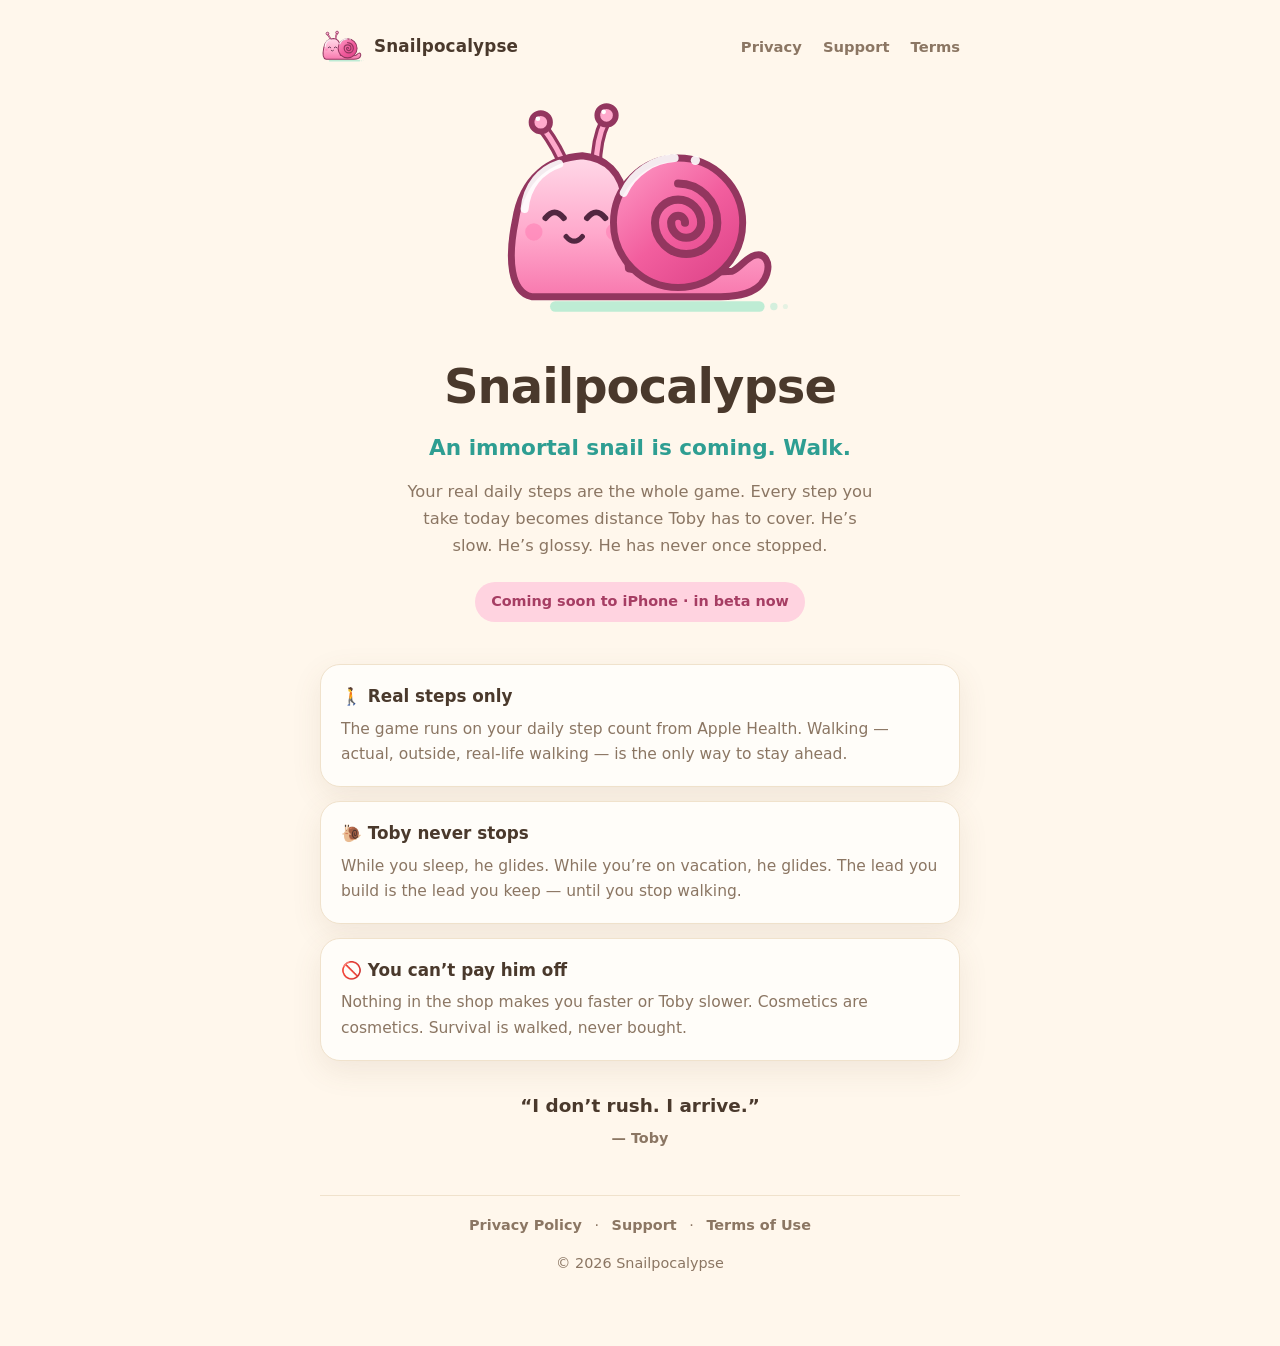
<file: index.html>
<!DOCTYPE html>
<html lang="en">
<head>
<meta charset="utf-8">
<meta name="viewport" content="width=device-width, initial-scale=1">
<title>Snailpocalypse — an immortal snail is coming. Walk.</title>
<meta name="description" content="Snailpocalypse is an iPhone game where an immortal snail slowly chases you through real life. Your daily steps keep you ahead. He never stops.">
<meta property="og:title" content="Snailpocalypse">
<meta property="og:description" content="An immortal snail is coming. Walk. Your real daily steps are the whole game.">
<link rel="icon" href="toby.svg" type="image/svg+xml">
<link rel="stylesheet" href="styles.css">
</head>
<body>
<div class="wrap">

  <header class="site">
    <a class="brand" href="./">
      <img src="toby.svg" alt="">
      Snailpocalypse
    </a>
    <nav>
      <a href="privacy/">Privacy</a>
      <a href="support/">Support</a>
      <a href="terms/">Terms</a>
    </nav>
  </header>

  <section class="hero">
    <img class="hero-toby" src="toby.svg" alt="Toby, a glossy rose-pink snail with a bold spiral shell and closed contented eyes, gliding along a mint slime trail">

    <h1>Snailpocalypse</h1>
    <p class="tagline">An immortal snail is coming. Walk.</p>
    <p class="lede">Your real daily steps are the whole game. Every step you take today becomes distance Toby has to cover. He&rsquo;s slow. He&rsquo;s glossy. He has never once stopped.</p>
    <span class="badge">Coming soon to iPhone &middot; in beta now</span>
  </section>

  <section class="cards">
    <div class="card">
      <h3>🚶 Real steps only</h3>
      <p>The game runs on your daily step count from Apple Health. Walking — actual, outside, real-life walking — is the only way to stay ahead.</p>
    </div>
    <div class="card">
      <h3>🐌 Toby never stops</h3>
      <p>While you sleep, he glides. While you&rsquo;re on vacation, he glides. The lead you build is the lead you keep — until you stop walking.</p>
    </div>
    <div class="card">
      <h3>🚫 You can&rsquo;t pay him off</h3>
      <p>Nothing in the shop makes you faster or Toby slower. Cosmetics are cosmetics. Survival is walked, never bought.</p>
    </div>
  </section>

  <p class="quote">&ldquo;I don&rsquo;t rush. I arrive.&rdquo;<span class="who">— Toby</span></p>

  <footer>
    <nav>
      <a href="privacy/">Privacy Policy</a> ·
      <a href="support/">Support</a> ·
      <a href="terms/">Terms of Use</a>
    </nav>
    <p>© 2026 Snailpocalypse</p>
  </footer>

</div>
</body>
</html>
</file>
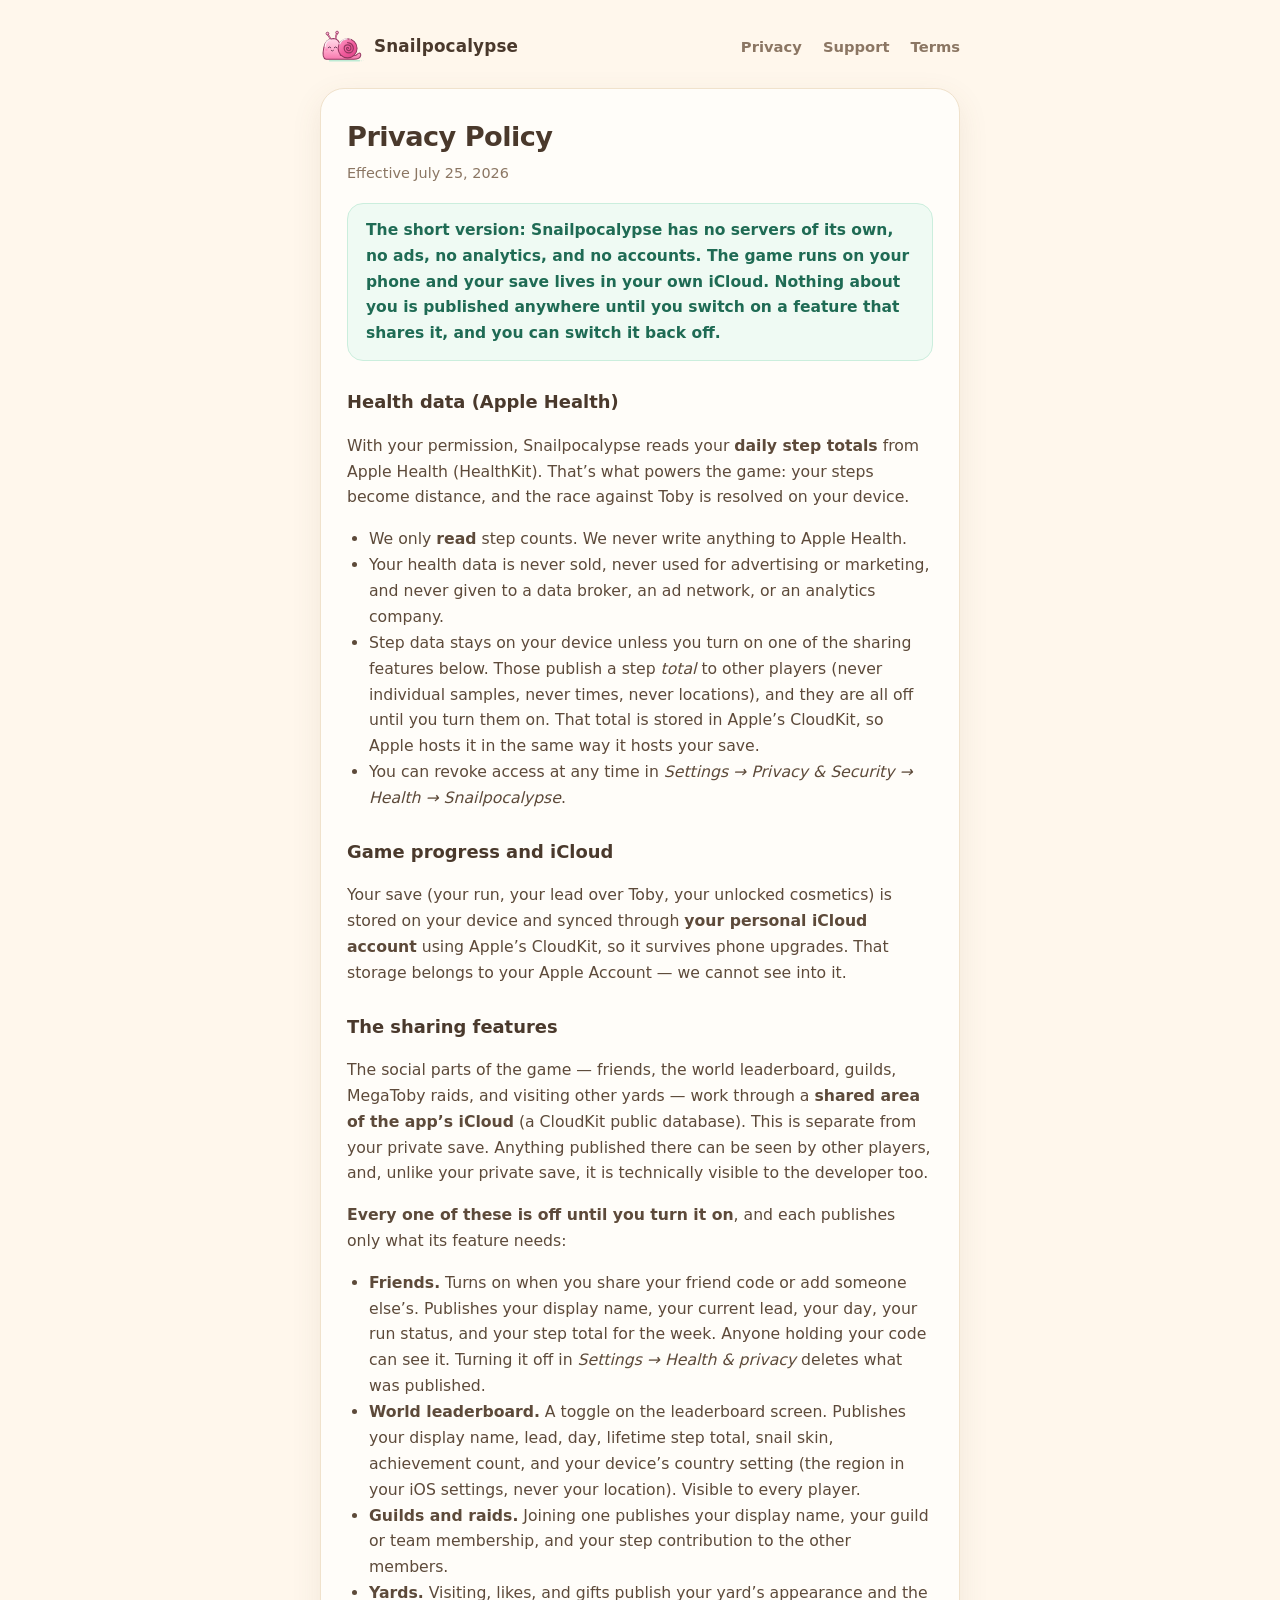
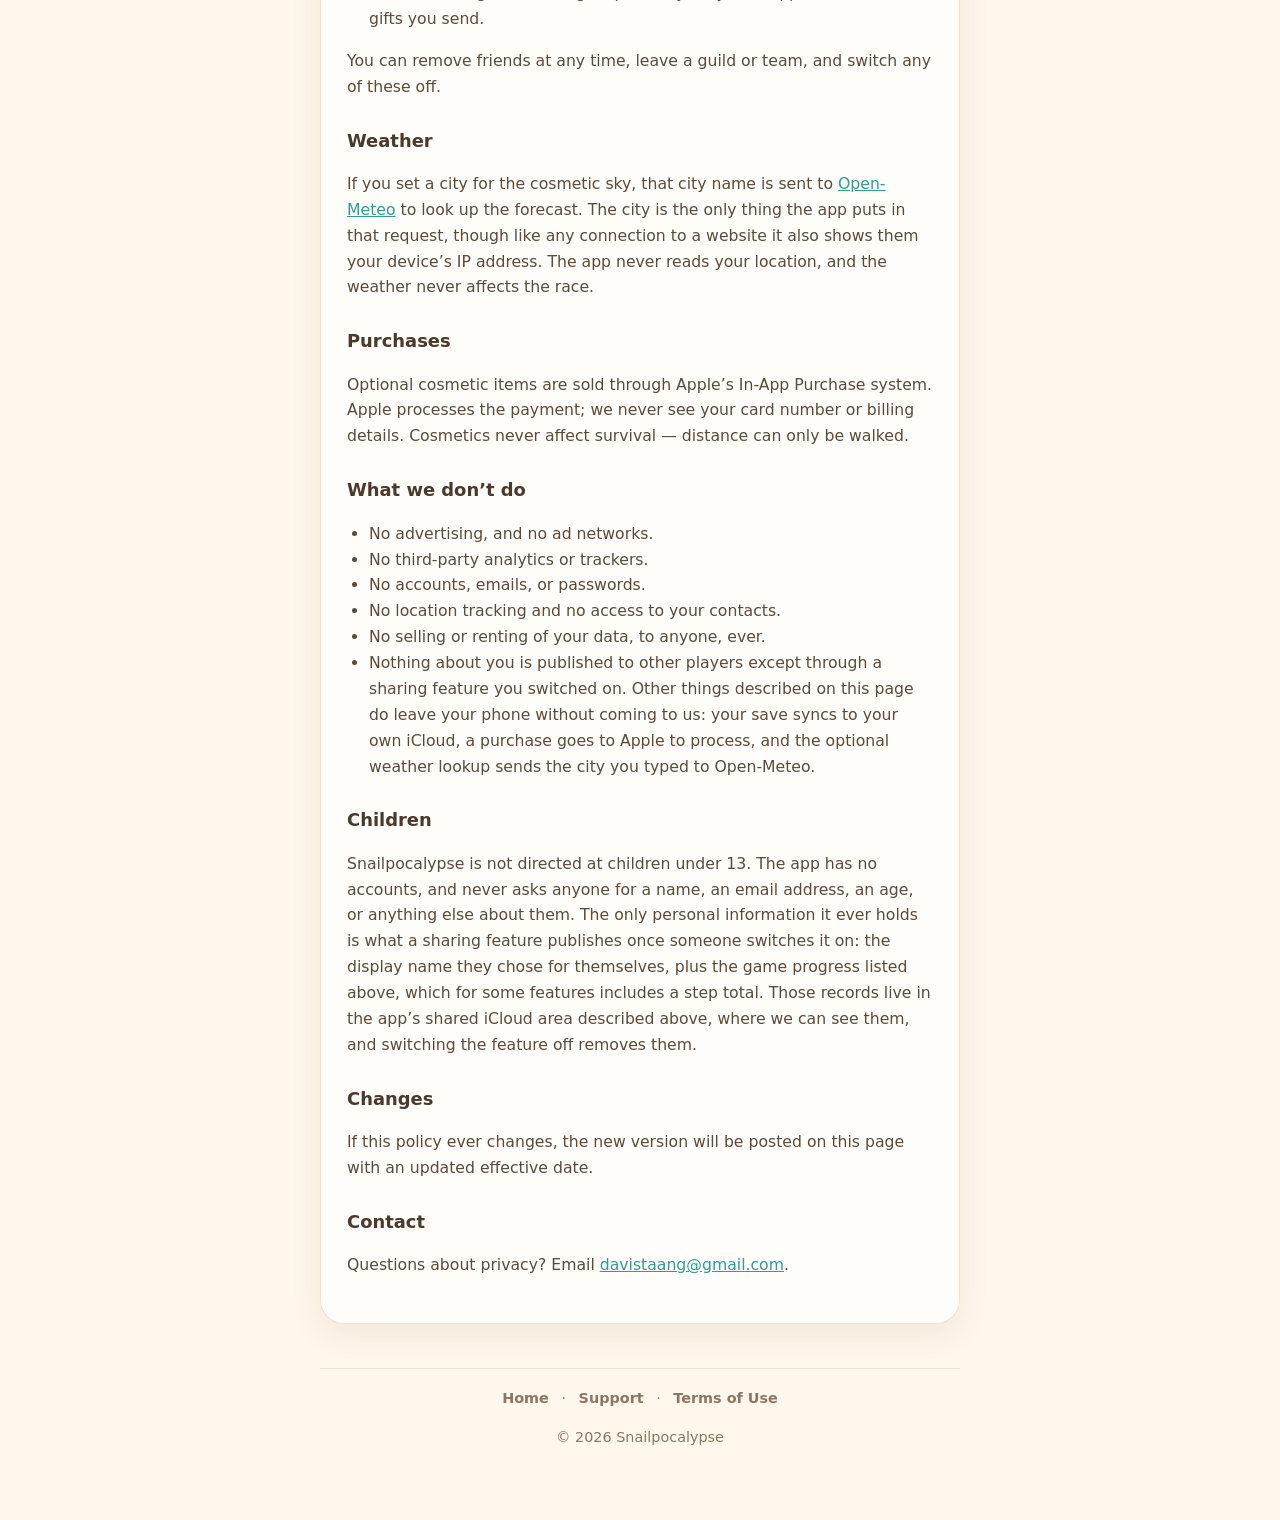
<file: privacy/index.html>
<!DOCTYPE html>
<html lang="en">
<head>
<meta charset="utf-8">
<meta name="viewport" content="width=device-width, initial-scale=1">
<title>Privacy Policy · Snailpocalypse</title>
<meta name="description" content="Snailpocalypse privacy policy: no servers, no ads, no analytics, no accounts. Your health data stays on your device and in your own iCloud.">
<link rel="icon" href="../toby.svg" type="image/svg+xml">
<link rel="stylesheet" href="../styles.css">
</head>
<body>
<div class="wrap">

  <header class="site">
    <a class="brand" href="../">
      <img src="../toby.svg" alt="">
      Snailpocalypse
    </a>
    <nav>
      <a href="./">Privacy</a>
      <a href="../support/">Support</a>
      <a href="../terms/">Terms</a>
    </nav>
  </header>

  <article>
    <h1>Privacy Policy</h1>
    <p class="updated">Effective July 25, 2026</p>

    <p class="tldr">The short version: Snailpocalypse has no servers of its own, no ads, no analytics, and no accounts. The game runs on your phone and your save lives in your own iCloud. Nothing about you is published anywhere until you switch on a feature that shares it, and you can switch it back off.</p>

    <h2>Health data (Apple Health)</h2>
    <p>With your permission, Snailpocalypse reads your <strong>daily step totals</strong> from Apple Health (HealthKit). That&rsquo;s what powers the game: your steps become distance, and the race against Toby is resolved on your device.</p>
    <ul>
      <li>We only <strong>read</strong> step counts. We never write anything to Apple Health.</li>
      <li>Your health data is never sold, never used for advertising or marketing, and never given to a data broker, an ad network, or an analytics company.</li>
      <li>Step data stays on your device unless you turn on one of the sharing features below. Those publish a step <em>total</em> to other players (never individual samples, never times, never locations), and they are all off until you turn them on. That total is stored in Apple&rsquo;s CloudKit, so Apple hosts it in the same way it hosts your save.</li>
      <li>You can revoke access at any time in <em>Settings → Privacy &amp; Security → Health → Snailpocalypse</em>.</li>
    </ul>

    <h2>Game progress and iCloud</h2>
    <p>Your save (your run, your lead over Toby, your unlocked cosmetics) is stored on your device and synced through <strong>your personal iCloud account</strong> using Apple&rsquo;s CloudKit, so it survives phone upgrades. That storage belongs to your Apple Account — we cannot see into it.</p>

    <h2>The sharing features</h2>
    <p>The social parts of the game — friends, the world leaderboard, guilds, MegaToby raids, and visiting other yards — work through a <strong>shared area of the app&rsquo;s iCloud</strong> (a CloudKit public database). This is separate from your private save. Anything published there can be seen by other players, and, unlike your private save, it is technically visible to the developer too.</p>
    <p><strong>Every one of these is off until you turn it on</strong>, and each publishes only what its feature needs:</p>
    <ul>
      <li><strong>Friends.</strong> Turns on when you share your friend code or add someone else&rsquo;s. Publishes your display name, your current lead, your day, your run status, and your step total for the week. Anyone holding your code can see it. Turning it off in <em>Settings → Health &amp; privacy</em> deletes what was published.</li>
      <li><strong>World leaderboard.</strong> A toggle on the leaderboard screen. Publishes your display name, lead, day, lifetime step total, snail skin, achievement count, and your device&rsquo;s country setting (the region in your iOS settings, never your location). Visible to every player.</li>
      <li><strong>Guilds and raids.</strong> Joining one publishes your display name, your guild or team membership, and your step contribution to the other members.</li>
      <li><strong>Yards.</strong> Visiting, likes, and gifts publish your yard&rsquo;s appearance and the gifts you send.</li>
    </ul>
    <p>You can remove friends at any time, leave a guild or team, and switch any of these off.</p>

    <h2>Weather</h2>
    <p>If you set a city for the cosmetic sky, that city name is sent to <a href="https://open-meteo.com/">Open-Meteo</a> to look up the forecast. The city is the only thing the app puts in that request, though like any connection to a website it also shows them your device&rsquo;s IP address. The app never reads your location, and the weather never affects the race.</p>

    <h2>Purchases</h2>
    <p>Optional cosmetic items are sold through Apple&rsquo;s In-App Purchase system. Apple processes the payment; we never see your card number or billing details. Cosmetics never affect survival — distance can only be walked.</p>

    <h2>What we don&rsquo;t do</h2>
    <ul>
      <li>No advertising, and no ad networks.</li>
      <li>No third-party analytics or trackers.</li>
      <li>No accounts, emails, or passwords.</li>
      <li>No location tracking and no access to your contacts.</li>
      <li>No selling or renting of your data, to anyone, ever.</li>
      <li>Nothing about you is published to other players except through a sharing feature you switched on. Other things described on this page do leave your phone without coming to us: your save syncs to your own iCloud, a purchase goes to Apple to process, and the optional weather lookup sends the city you typed to Open-Meteo.</li>
    </ul>

    <h2>Children</h2>
    <p>Snailpocalypse is not directed at children under 13. The app has no accounts, and never asks anyone for a name, an email address, an age, or anything else about them. The only personal information it ever holds is what a sharing feature publishes once someone switches it on: the display name they chose for themselves, plus the game progress listed above, which for some features includes a step total. Those records live in the app&rsquo;s shared iCloud area described above, where we can see them, and switching the feature off removes them.</p>

    <h2>Changes</h2>
    <p>If this policy ever changes, the new version will be posted on this page with an updated effective date.</p>

    <h2>Contact</h2>
    <p>Questions about privacy? Email <a href="mailto:davistaang@gmail.com?subject=Snailpocalypse%20privacy">davistaang@gmail.com</a>.</p>
  </article>

  <footer>
    <nav>
      <a href="../">Home</a> ·
      <a href="../support/">Support</a> ·
      <a href="../terms/">Terms of Use</a>
    </nav>
    <p>© 2026 Snailpocalypse</p>
  </footer>

</div>
</body>
</html>
</file>
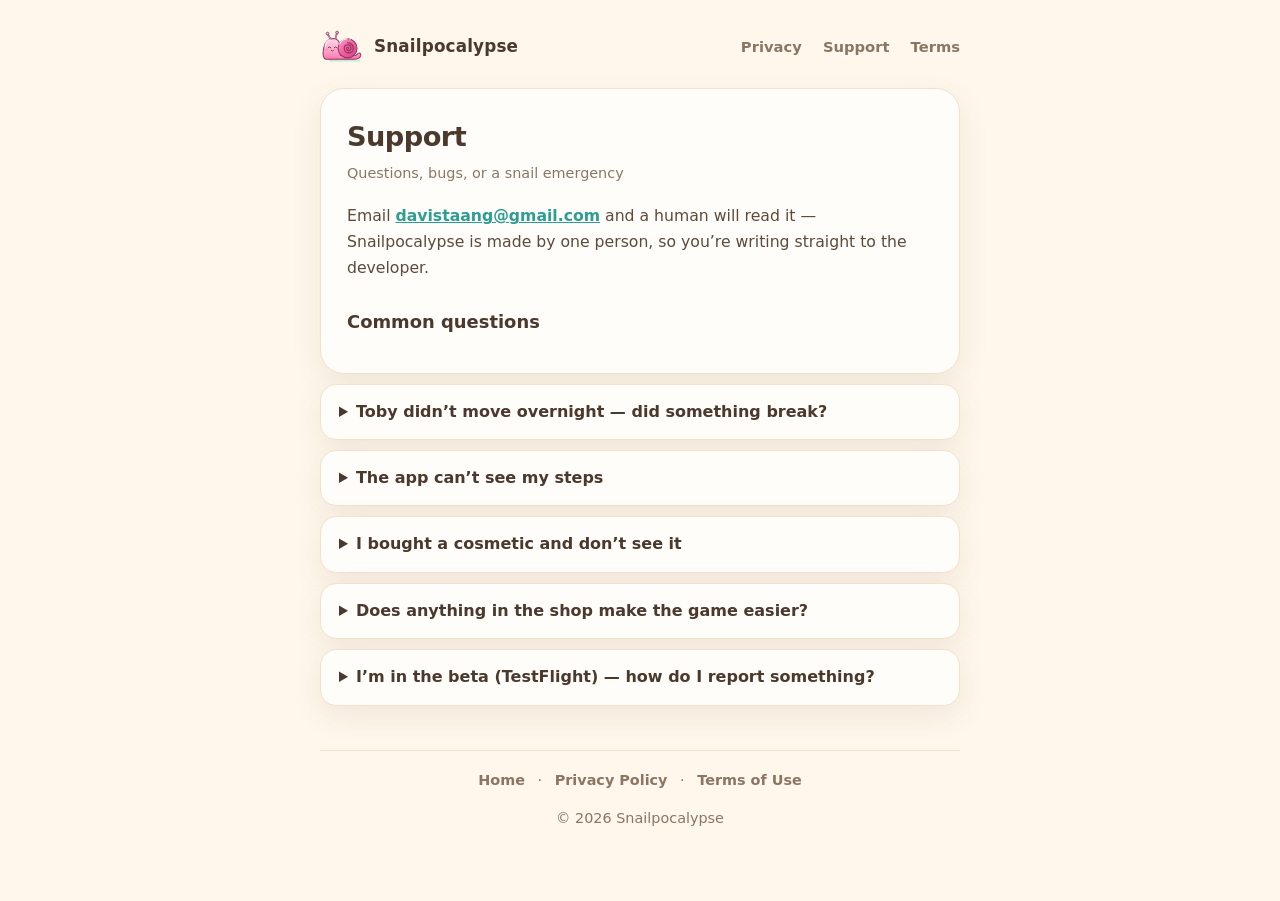
<file: support/index.html>
<!DOCTYPE html>
<html lang="en">
<head>
<meta charset="utf-8">
<meta name="viewport" content="width=device-width, initial-scale=1">
<title>Support · Snailpocalypse</title>
<meta name="description" content="Get help with Snailpocalypse — the iPhone game where an immortal snail chases your real daily steps.">
<link rel="icon" href="../toby.svg" type="image/svg+xml">
<link rel="stylesheet" href="../styles.css">
</head>
<body>
<div class="wrap">

  <header class="site">
    <a class="brand" href="../">
      <img src="../toby.svg" alt="">
      Snailpocalypse
    </a>
    <nav>
      <a href="../privacy/">Privacy</a>
      <a href="./">Support</a>
      <a href="../terms/">Terms</a>
    </nav>
  </header>

  <article>
    <h1>Support</h1>
    <p class="updated">Questions, bugs, or a snail emergency</p>

    <p>Email <a href="mailto:davistaang@gmail.com?subject=Snailpocalypse%20support"><strong>davistaang@gmail.com</strong></a> and a human will read it — Snailpocalypse is made by one person, so you&rsquo;re writing straight to the developer.</p>

    <h2>Common questions</h2>
  </article>

  <details>
    <summary>Toby didn&rsquo;t move overnight — did something break?</summary>
    <p>Days resolve automatically when you open the app: one resolution for each calendar day that has passed, using your step totals from Apple Health. Just open the app and the missing days will play out in order. No button needed — there isn&rsquo;t one.</p>
  </details>

  <details>
    <summary>The app can&rsquo;t see my steps</summary>
    <p>Snailpocalypse needs permission to read steps from Apple Health. Go to <em>Settings → Privacy &amp; Security → Health → Snailpocalypse</em> and make sure Steps is turned on. Also make sure your iPhone (or Apple Watch) is actually counting steps in the Health app itself.</p>
  </details>

  <details>
    <summary>I bought a cosmetic and don&rsquo;t see it</summary>
    <p>Purchases are tied to your Apple Account and restore automatically. Make sure you&rsquo;re signed in with the same Apple Account that made the purchase, then reopen the Wardrobe. Still missing? Email us with roughly when you bought it and we&rsquo;ll sort it out.</p>
  </details>

  <details>
    <summary>Does anything in the shop make the game easier?</summary>
    <p>No — and it never will. Everything for sale is cosmetic (colors, hats, trails, yard decorations). Distance can only be walked. That&rsquo;s a design rule, not a pricing decision.</p>
  </details>

  <details>
    <summary>I&rsquo;m in the beta (TestFlight) — how do I report something?</summary>
    <p>Take a screenshot in the app, tap the share button, and choose the TestFlight feedback option — or just email us. Both land in front of the developer.</p>
  </details>

  <footer>
    <nav>
      <a href="../">Home</a> ·
      <a href="../privacy/">Privacy Policy</a> ·
      <a href="../terms/">Terms of Use</a>
    </nav>
    <p>© 2026 Snailpocalypse</p>
  </footer>

</div>
</body>
</html>
</file>
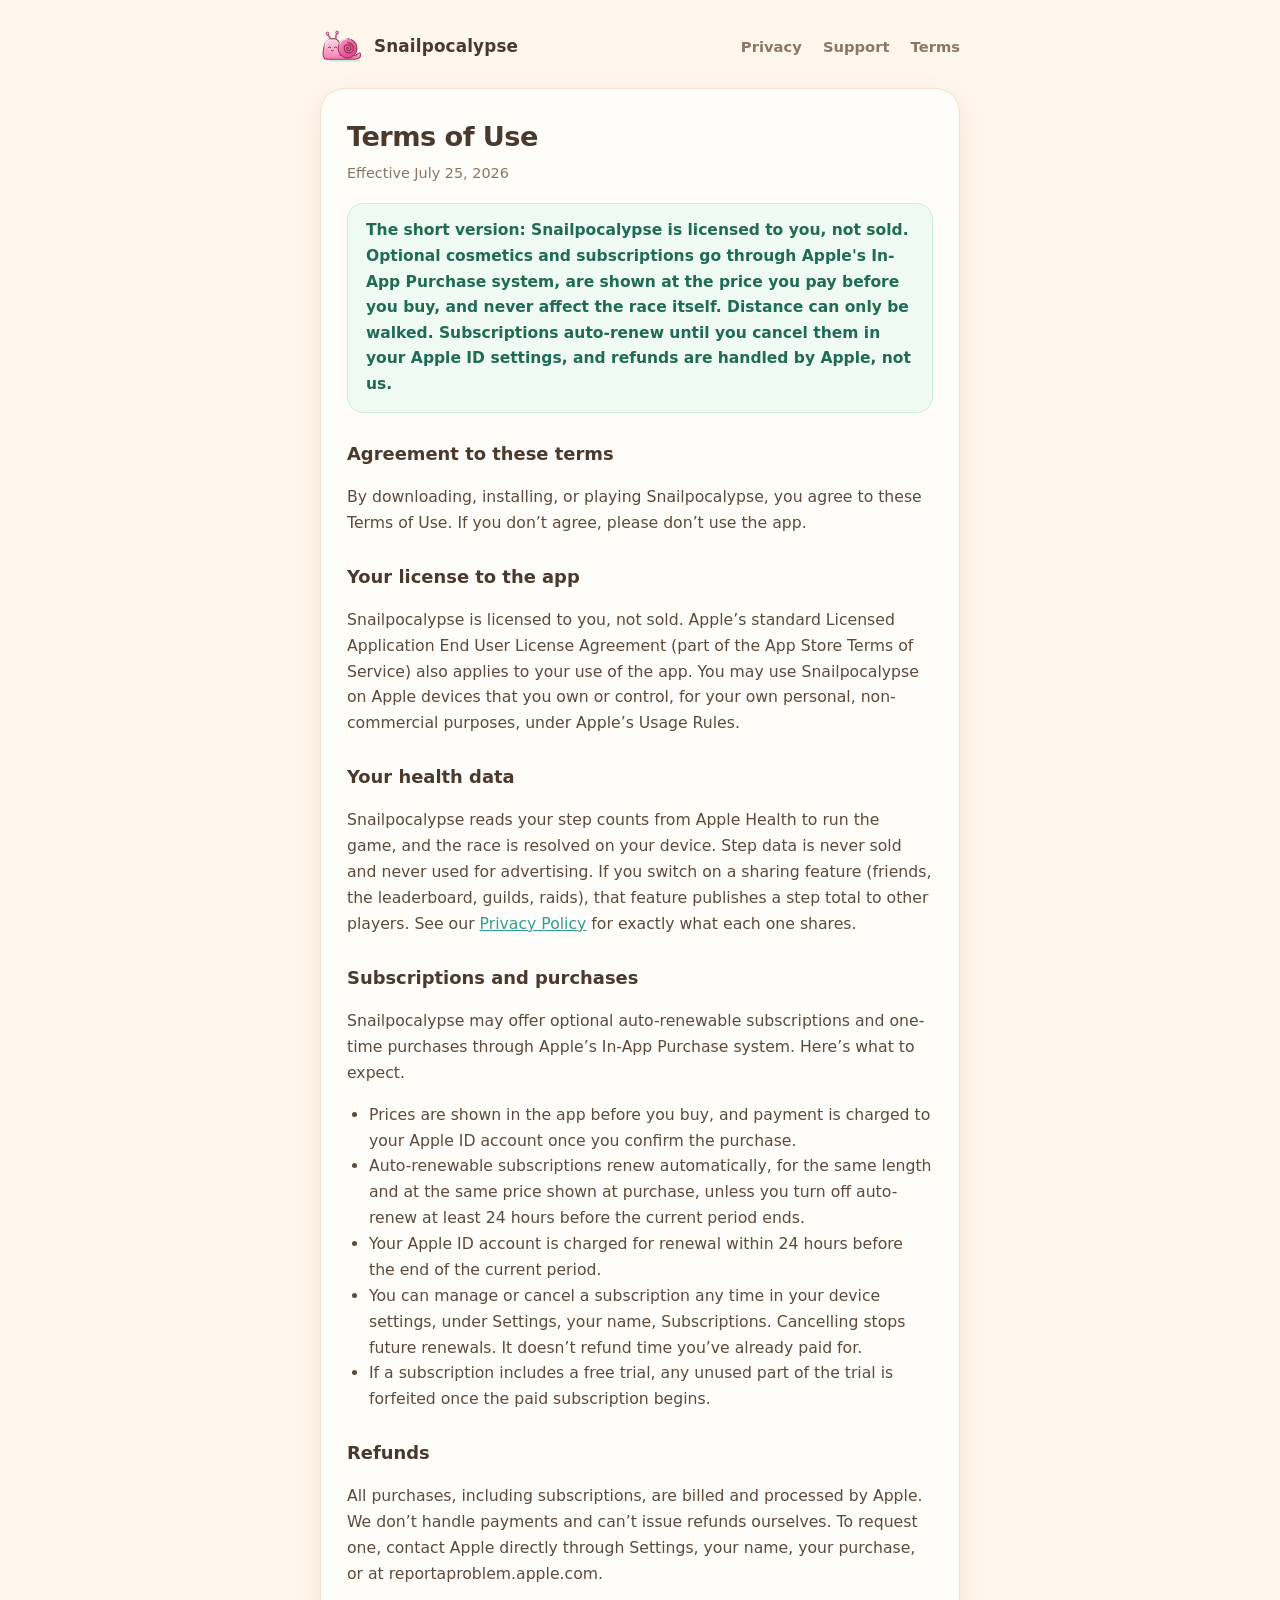
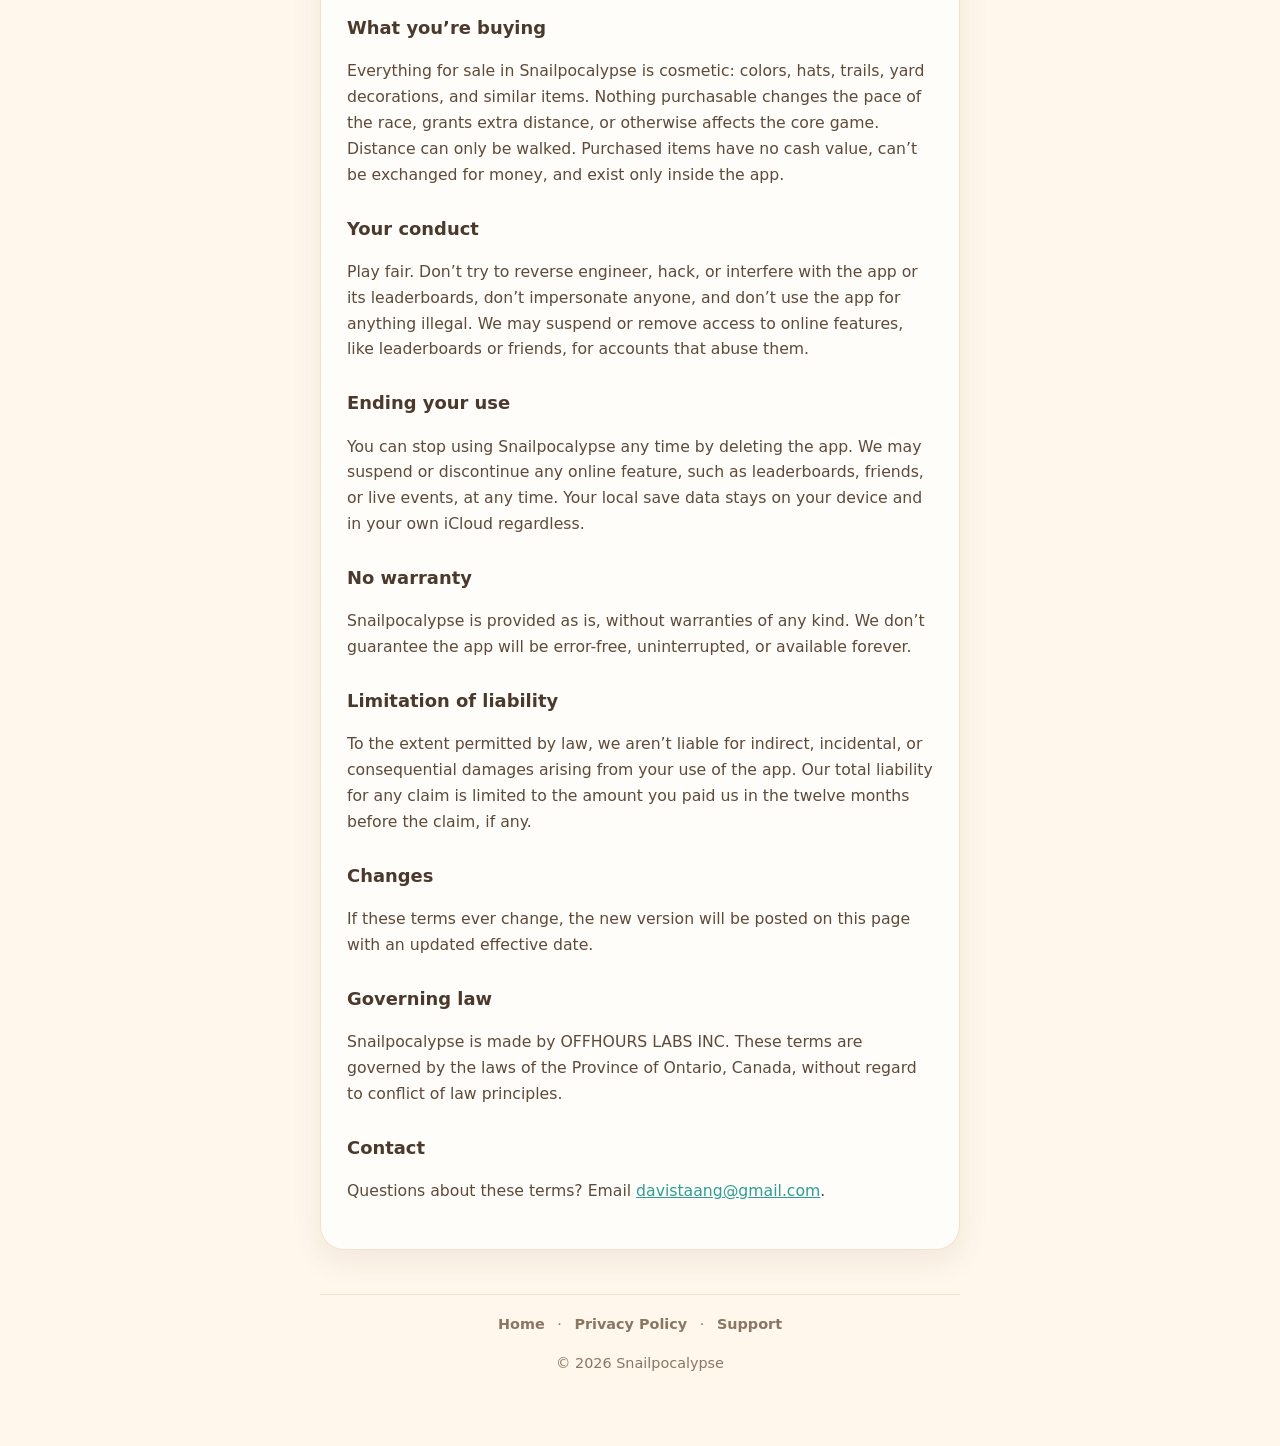
<file: terms/index.html>
<!DOCTYPE html>
<html lang="en">
<head>
<meta charset="utf-8">
<meta name="viewport" content="width=device-width, initial-scale=1">
<title>Terms of Use · Snailpocalypse</title>
<meta name="description" content="Snailpocalypse Terms of Use: your license to the app, how in-app subscriptions and purchases work, and where refunds and disputes are handled.">
<link rel="icon" href="../toby.svg" type="image/svg+xml">
<link rel="stylesheet" href="../styles.css">
</head>
<body>
<div class="wrap">

  <header class="site">
    <a class="brand" href="../">
      <img src="../toby.svg" alt="">
      Snailpocalypse
    </a>
    <nav>
      <a href="../privacy/">Privacy</a>
      <a href="../support/">Support</a>
      <a href="./">Terms</a>
    </nav>
  </header>

  <article>
    <h1>Terms of Use</h1>
    <p class="updated">Effective July 25, 2026</p>

    <p class="tldr">The short version: Snailpocalypse is licensed to you, not sold. Optional cosmetics and subscriptions go through Apple's In-App Purchase system, are shown at the price you pay before you buy, and never affect the race itself. Distance can only be walked. Subscriptions auto-renew until you cancel them in your Apple ID settings, and refunds are handled by Apple, not us.</p>

    <h2>Agreement to these terms</h2>
    <p>By downloading, installing, or playing Snailpocalypse, you agree to these Terms of Use. If you don&rsquo;t agree, please don&rsquo;t use the app.</p>

    <h2>Your license to the app</h2>
    <p>Snailpocalypse is licensed to you, not sold. Apple&rsquo;s standard Licensed Application End User License Agreement (part of the App Store Terms of Service) also applies to your use of the app. You may use Snailpocalypse on Apple devices that you own or control, for your own personal, non-commercial purposes, under Apple&rsquo;s Usage Rules.</p>

    <h2>Your health data</h2>
    <p>Snailpocalypse reads your step counts from Apple Health to run the game, and the race is resolved on your device. Step data is never sold and never used for advertising. If you switch on a sharing feature (friends, the leaderboard, guilds, raids), that feature publishes a step total to other players. See our <a href="../privacy/">Privacy Policy</a> for exactly what each one shares.</p>

    <h2>Subscriptions and purchases</h2>
    <p>Snailpocalypse may offer optional auto-renewable subscriptions and one-time purchases through Apple&rsquo;s In-App Purchase system. Here&rsquo;s what to expect.</p>
    <ul>
      <li>Prices are shown in the app before you buy, and payment is charged to your Apple ID account once you confirm the purchase.</li>
      <li>Auto-renewable subscriptions renew automatically, for the same length and at the same price shown at purchase, unless you turn off auto-renew at least 24 hours before the current period ends.</li>
      <li>Your Apple ID account is charged for renewal within 24 hours before the end of the current period.</li>
      <li>You can manage or cancel a subscription any time in your device settings, under Settings, your name, Subscriptions. Cancelling stops future renewals. It doesn&rsquo;t refund time you&rsquo;ve already paid for.</li>
      <li>If a subscription includes a free trial, any unused part of the trial is forfeited once the paid subscription begins.</li>
    </ul>

    <h2>Refunds</h2>
    <p>All purchases, including subscriptions, are billed and processed by Apple. We don&rsquo;t handle payments and can&rsquo;t issue refunds ourselves. To request one, contact Apple directly through Settings, your name, your purchase, or at reportaproblem.apple.com.</p>

    <h2>What you&rsquo;re buying</h2>
    <p>Everything for sale in Snailpocalypse is cosmetic: colors, hats, trails, yard decorations, and similar items. Nothing purchasable changes the pace of the race, grants extra distance, or otherwise affects the core game. Distance can only be walked. Purchased items have no cash value, can&rsquo;t be exchanged for money, and exist only inside the app.</p>

    <h2>Your conduct</h2>
    <p>Play fair. Don&rsquo;t try to reverse engineer, hack, or interfere with the app or its leaderboards, don&rsquo;t impersonate anyone, and don&rsquo;t use the app for anything illegal. We may suspend or remove access to online features, like leaderboards or friends, for accounts that abuse them.</p>

    <h2>Ending your use</h2>
    <p>You can stop using Snailpocalypse any time by deleting the app. We may suspend or discontinue any online feature, such as leaderboards, friends, or live events, at any time. Your local save data stays on your device and in your own iCloud regardless.</p>

    <h2>No warranty</h2>
    <p>Snailpocalypse is provided as is, without warranties of any kind. We don&rsquo;t guarantee the app will be error-free, uninterrupted, or available forever.</p>

    <h2>Limitation of liability</h2>
    <p>To the extent permitted by law, we aren&rsquo;t liable for indirect, incidental, or consequential damages arising from your use of the app. Our total liability for any claim is limited to the amount you paid us in the twelve months before the claim, if any.</p>

    <h2>Changes</h2>
    <p>If these terms ever change, the new version will be posted on this page with an updated effective date.</p>

    <h2>Governing law</h2>
    <p>Snailpocalypse is made by OFFHOURS LABS INC. These terms are governed by the laws of the Province of Ontario, Canada, without regard to conflict of law principles.</p>

    <h2>Contact</h2>
    <p>Questions about these terms? Email <a href="mailto:davistaang@gmail.com?subject=Snailpocalypse%20terms">davistaang@gmail.com</a>.</p>
  </article>

  <footer>
    <nav>
      <a href="../">Home</a> ·
      <a href="../privacy/">Privacy Policy</a> ·
      <a href="../support/">Support</a>
    </nav>
    <p>© 2026 Snailpocalypse</p>
  </footer>

</div>
</body>
</html>
</file>
<file: styles.css>
/* Snailpocalypse site — warm pastel, matches the in-app design language. */
:root {
  --bg: #FFF7EC;
  --card: #FFFDF9;
  --ink: #4A392C;
  --muted: #8B7663;
  --rose: #F4729C;
  --blush: #FFD3E0;
  --butter: #FFD98F;
  --mint: #8FE3C0;
  --teal: #2E9E92;
  --line: #F0E2CC;
  --shadow: 0 10px 30px rgba(122, 90, 58, 0.10);
}

* { box-sizing: border-box; }

body {
  margin: 0;
  background: var(--bg);
  color: var(--ink);
  font-family: ui-rounded, "SF Pro Rounded", -apple-system, system-ui, "Segoe UI", sans-serif;
  line-height: 1.65;
  -webkit-font-smoothing: antialiased;
}

.wrap {
  max-width: 680px;
  margin: 0 auto;
  padding: 16px 20px 56px;
}

/* Header shared by every page */
header.site {
  display: flex;
  align-items: center;
  justify-content: space-between;
  padding: 14px 0 6px;
}
header.site .brand {
  display: flex;
  align-items: center;
  gap: 10px;
  text-decoration: none;
  color: var(--ink);
  font-weight: 800;
  font-size: 1.05rem;
  letter-spacing: 0.01em;
}
header.site .brand svg, header.site .brand img { width: 44px; height: auto; }
header.site nav a {
  color: var(--muted);
  text-decoration: none;
  font-weight: 600;
  font-size: 0.92rem;
  margin-left: 16px;
}
header.site nav a:hover { color: var(--teal); }

/* Landing hero */
.hero { text-align: center; padding: 28px 0 8px; }
.hero-toby { width: min(300px, 72vw); height: auto; margin: 0 auto; display: block; }
@keyframes bob { 0%, 100% { transform: translateY(0); } 50% { transform: translateY(-7px); } }
.hero-toby { animation: bob 4.5s ease-in-out infinite; }
@media (prefers-reduced-motion: reduce) { .hero-toby { animation: none; } }

h1 {
  font-size: clamp(2.1rem, 7vw, 3rem);
  margin: 18px 0 4px;
  letter-spacing: -0.02em;
}
.tagline {
  font-size: clamp(1.1rem, 4vw, 1.35rem);
  font-weight: 700;
  color: var(--teal);
  margin: 0 0 14px;
}
.lede {
  color: var(--muted);
  font-size: 1.02rem;
  max-width: 46ch;
  margin: 0 auto 22px;
}
.badge {
  display: inline-block;
  background: var(--blush);
  color: #A63D63;
  font-weight: 700;
  font-size: 0.9rem;
  padding: 8px 16px;
  border-radius: 999px;
}

/* Cards */
.cards { display: grid; gap: 14px; margin: 34px 0 8px; }
.card {
  background: var(--card);
  border: 1px solid var(--line);
  border-radius: 20px;
  padding: 18px 20px;
  box-shadow: var(--shadow);
  text-align: left;
}
.card h3 { margin: 0 0 6px; font-size: 1.05rem; }
.card p { margin: 0; color: var(--muted); font-size: 0.97rem; }

/* Toby quote */
.quote {
  margin: 30px auto 6px;
  text-align: center;
  font-size: 1.15rem;
  font-weight: 700;
  color: var(--ink);
}
.quote .who { display: block; margin-top: 6px; font-size: 0.9rem; font-weight: 600; color: var(--muted); }

/* Text pages (privacy, support) */
article { background: var(--card); border: 1px solid var(--line); border-radius: 24px; padding: 26px 26px 30px; box-shadow: var(--shadow); margin-top: 18px; }
article h1 { font-size: 1.7rem; margin: 0 0 2px; }
article .updated { color: var(--muted); font-size: 0.9rem; margin: 0 0 18px; }
article h2 { font-size: 1.12rem; margin: 26px 0 6px; }
article p, article li { color: #5D4A3A; font-size: 0.98rem; }
article ul { padding-left: 22px; }
.tldr {
  background: #EFFAF3;
  border: 1px solid #CBEEDD;
  border-radius: 16px;
  padding: 14px 18px;
  color: #1F6B54;
  font-weight: 600;
  font-size: 0.97rem;
}
a { color: var(--teal); }

/* FAQ */
details {
  background: var(--card);
  border: 1px solid var(--line);
  border-radius: 16px;
  padding: 14px 18px;
  margin: 10px 0;
  box-shadow: var(--shadow);
}
details summary { font-weight: 700; cursor: pointer; }
details p { color: var(--muted); margin: 10px 0 2px; }

/* Footer */
footer {
  margin-top: 44px;
  padding-top: 18px;
  border-top: 1px solid var(--line);
  text-align: center;
  color: var(--muted);
  font-size: 0.9rem;
}
footer a { color: var(--muted); text-decoration: none; font-weight: 600; margin: 0 8px; }
footer a:hover { color: var(--teal); }
</file>
